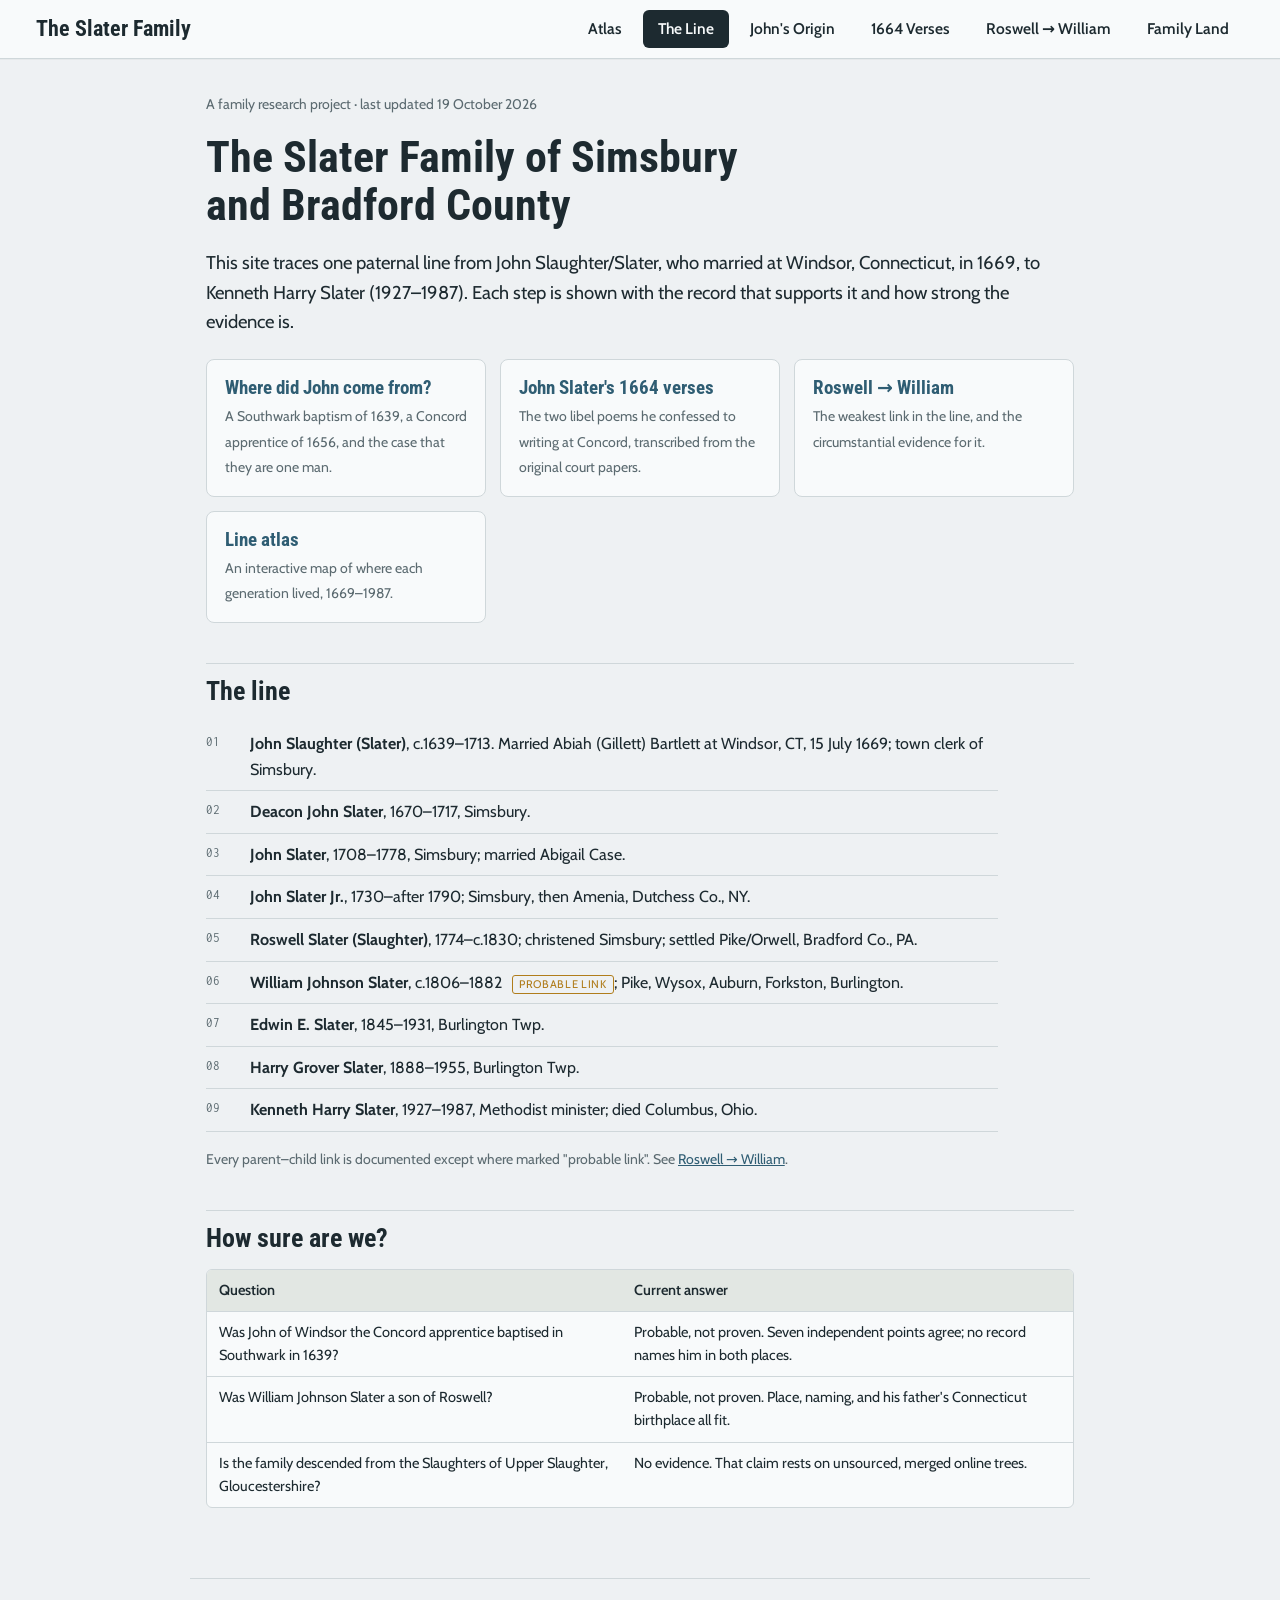
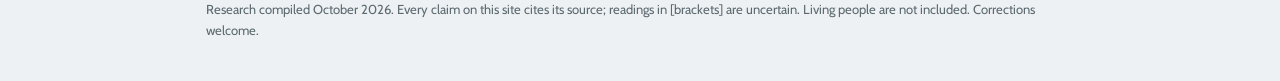
<file: line.html>
<!doctype html>
<html lang="en"><head><meta charset="utf-8"><meta name="viewport" content="width=device-width,initial-scale=1">
<title>Slater Family History</title><meta name="description" content="A sourced paternal line from John Slater of Simsbury (1669) to the twentieth century.">
<link rel="preconnect" href="https://fonts.googleapis.com"><link rel="stylesheet" href="https://fonts.googleapis.com/css2?family=Roboto+Condensed:wght@700&family=Cabin:ital,wght@0,400;0,700;1,400&family=Inconsolata:wght@400;500&display=swap">
<link rel="stylesheet" href="style.css"></head><body>
<div class="topbar" role="banner"><div class="in"><a class="brand" href="index.html">The Slater Family</a><nav aria-label="Site"><ul><li><a class="tab" href="index.html">Atlas</a></li><li><a class="tab" href="line.html" aria-current="page">The Line</a></li><li><a class="tab" href="origin.html">John's Origin</a></li><li><a class="tab" href="verses.html">1664 Verses</a></li><li><a class="tab" href="roswell.html">Roswell → William</a></li><li><a class="tab" href="family-land.html">Family Land</a></li></ul></nav></div></div>
<main>
<p class="byline">A family research project · last updated 19 October 2026</p>
<h1>The Slater Family of Simsbury and Bradford County</h1>
<p class="lead">This site traces one paternal line from John Slaughter/Slater, who married at Windsor, Connecticut, in 1669, to Kenneth Harry Slater (1927–1987). Each step is shown with the record that supports it and how strong the evidence is.</p>

<div class="cards">
<a class="card" href="origin.html"><b>Where did John come from?</b><span>A Southwark baptism of 1639, a Concord apprentice of 1656, and the case that they are one man.</span></a>
<a class="card" href="verses.html"><b>John Slater's 1664 verses</b><span>The two libel poems he confessed to writing at Concord, transcribed from the original court papers.</span></a>
<a class="card" href="roswell.html"><b>Roswell → William</b><span>The weakest link in the line, and the circumstantial evidence for it.</span></a>
<a class="card" href="index.html"><b>Line atlas</b><span>An interactive map of where each generation lived, 1669–1987.</span></a>
</div>

<h2>The line</h2>
<ol class="line">
<li><b>John Slaughter (Slater)</b>, c.1639–1713. Married Abiah (Gillett) Bartlett at Windsor, CT, 15 July 1669; town clerk of Simsbury.</li>
<li><b>Deacon John Slater</b>, 1670–1717, Simsbury.</li>
<li><b>John Slater</b>, 1708–1778, Simsbury; married Abigail Case.</li>
<li><b>John Slater Jr.</b>, 1730–after 1790; Simsbury, then Amenia, Dutchess Co., NY.</li>
<li><b>Roswell Slater (Slaughter)</b>, 1774–c.1830; christened Simsbury; settled Pike/Orwell, Bradford Co., PA.</li>
<li><b>William Johnson Slater</b>, c.1806–1882 <span class="p">probable link</span>; Pike, Wysox, Auburn, Forkston, Burlington.</li>
<li><b>Edwin E. Slater</b>, 1845–1931, Burlington Twp.</li>
<li><b>Harry Grover Slater</b>, 1888–1955, Burlington Twp.</li>
<li><b>Kenneth Harry Slater</b>, 1927–1987, Methodist minister; died Columbus, Ohio.</li>
</ol>
<p class="note">Every parent–child link is documented except where marked "probable link". See <a href="roswell.html">Roswell → William</a>.</p>

<h2>How sure are we?</h2>
<div class="tablewrap"><table>
<tr><th>Question</th><th>Current answer</th></tr>
<tr><td>Was John of Windsor the Concord apprentice baptised in Southwark in 1639?</td><td>Probable, not proven. Seven independent points agree; no record names him in both places.</td></tr>
<tr><td>Was William Johnson Slater a son of Roswell?</td><td>Probable, not proven. Place, naming, and his father's Connecticut birthplace all fit.</td></tr>
<tr><td>Is the family descended from the Slaughters of Upper Slaughter, Gloucestershire?</td><td>No evidence. That claim rests on unsourced, merged online trees.</td></tr>
</table></div>

</main>
<footer>Research compiled October 2026. Every claim on this site cites its source; readings in [brackets] are uncertain. Living people are not included. Corrections welcome.</footer>
</body></html>
</file>
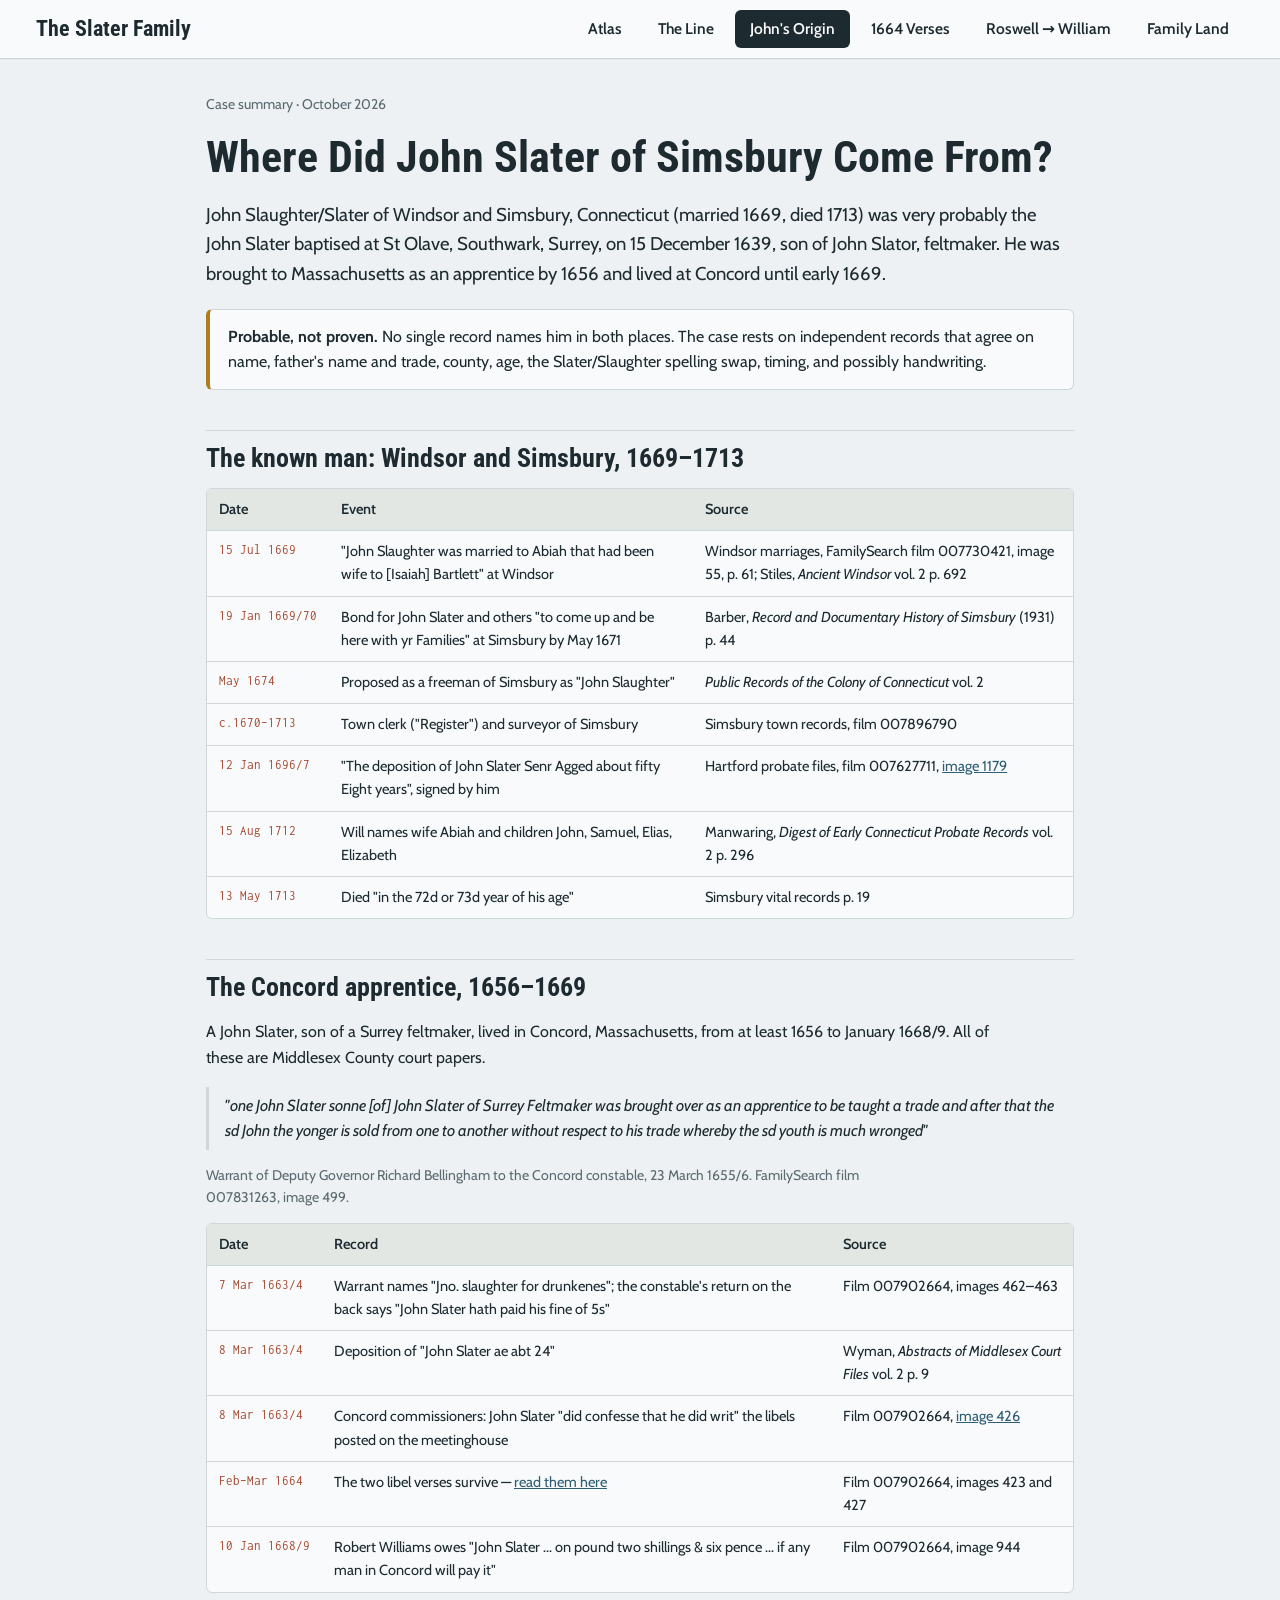
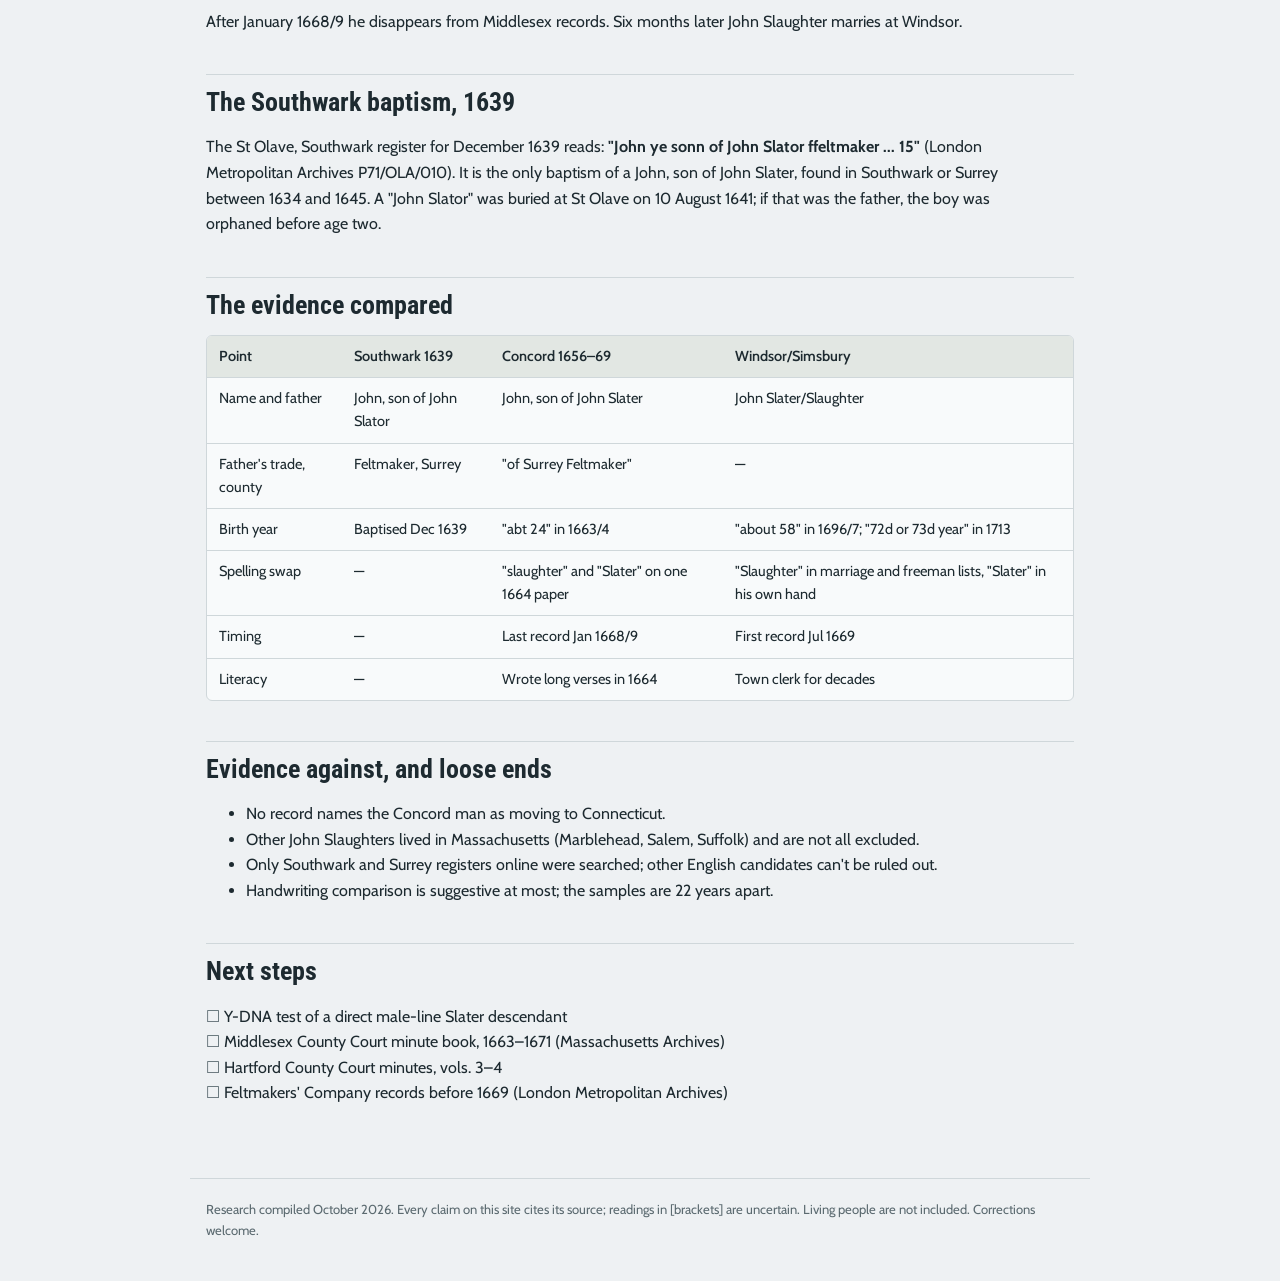
<file: origin.html>
<!doctype html>
<html lang="en"><head><meta charset="utf-8"><meta name="viewport" content="width=device-width,initial-scale=1">
<title>John Slater's Origin</title><meta name="description" content="The evidence that John Slater of Simsbury was the Concord apprentice baptised in Southwark in 1639.">
<link rel="preconnect" href="https://fonts.googleapis.com"><link rel="stylesheet" href="https://fonts.googleapis.com/css2?family=Roboto+Condensed:wght@700&family=Cabin:ital,wght@0,400;0,700;1,400&family=Inconsolata:wght@400;500&display=swap">
<link rel="stylesheet" href="style.css"></head><body>
<div class="topbar" role="banner"><div class="in"><a class="brand" href="index.html">The Slater Family</a><nav aria-label="Site"><ul><li><a class="tab" href="index.html">Atlas</a></li><li><a class="tab" href="line.html">The Line</a></li><li><a class="tab" href="origin.html" aria-current="page">John's Origin</a></li><li><a class="tab" href="verses.html">1664 Verses</a></li><li><a class="tab" href="roswell.html">Roswell → William</a></li><li><a class="tab" href="family-land.html">Family Land</a></li></ul></nav></div></div>
<main>
<p class="byline">Case summary · October 2026</p>
<h1>Where Did John Slater of Simsbury Come From?</h1>
<p class="lead">John Slaughter/Slater of Windsor and Simsbury, Connecticut (married 1669, died 1713) was very probably the John Slater baptised at St Olave, Southwark, Surrey, on 15 December 1639, son of John Slator, feltmaker. He was brought to Massachusetts as an apprentice by 1656 and lived at Concord until early 1669.</p>
<div class="verdict"><b>Probable, not proven.</b> No single record names him in both places. The case rests on independent records that agree on name, father's name and trade, county, age, the Slater/Slaughter spelling swap, timing, and possibly handwriting.</div>

<h2>The known man: Windsor and Simsbury, 1669–1713</h2>
<div class="tablewrap"><table>
<tr><th>Date</th><th>Event</th><th>Source</th></tr>
<tr><td class="y">15 Jul 1669</td><td>"John Slaughter was married to Abiah that had been wife to [Isaiah] Bartlett" at Windsor</td><td>Windsor marriages, FamilySearch film 007730421, image 55, p. 61; Stiles, <i>Ancient Windsor</i> vol. 2 p. 692</td></tr>
<tr><td class="y">19 Jan 1669/70</td><td>Bond for John Slater and others "to come up and be here with yr Families" at Simsbury by May 1671</td><td>Barber, <i>Record and Documentary History of Simsbury</i> (1931) p. 44</td></tr>
<tr><td class="y">May 1674</td><td>Proposed as a freeman of Simsbury as "John Slaughter"</td><td><i>Public Records of the Colony of Connecticut</i> vol. 2</td></tr>
<tr><td class="y">c.1670–1713</td><td>Town clerk ("Register") and surveyor of Simsbury</td><td>Simsbury town records, film 007896790</td></tr>
<tr><td class="y">12 Jan 1696/7</td><td>"The deposition of John Slater Senr Agged about fifty Eight years", signed by him</td><td>Hartford probate files, film 007627711, <a href="https://www.familysearch.org/ark:/61903/3:1:3QS7-L92L-FWQ2">image 1179</a></td></tr>
<tr><td class="y">15 Aug 1712</td><td>Will names wife Abiah and children John, Samuel, Elias, Elizabeth</td><td>Manwaring, <i>Digest of Early Connecticut Probate Records</i> vol. 2 p. 296</td></tr>
<tr><td class="y">13 May 1713</td><td>Died "in the 72d or 73d year of his age"</td><td>Simsbury vital records p. 19</td></tr>
</table></div>

<h2>The Concord apprentice, 1656–1669</h2>
<p>A John Slater, son of a Surrey feltmaker, lived in Concord, Massachusetts, from at least 1656 to January 1668/9. All of these are Middlesex County court papers.</p>
<blockquote>"one John Slater sonne [of] John Slater of Surrey Feltmaker was brought over as an apprentice to be taught a trade and after that the sd John the yonger is sold from one to another without respect to his trade whereby the sd youth is much wronged"</blockquote>
<p class="note">Warrant of Deputy Governor Richard Bellingham to the Concord constable, 23 March 1655/6. FamilySearch film 007831263, image 499.</p>
<div class="tablewrap"><table>
<tr><th>Date</th><th>Record</th><th>Source</th></tr>
<tr><td class="y">7 Mar 1663/4</td><td>Warrant names "Jno. slaughter for drunkenes"; the constable's return on the back says "John Slater hath paid his fine of 5s"</td><td>Film 007902664, images 462–463</td></tr>
<tr><td class="y">8 Mar 1663/4</td><td>Deposition of "John Slater ae abt 24"</td><td>Wyman, <i>Abstracts of Middlesex Court Files</i> vol. 2 p. 9</td></tr>
<tr><td class="y">8 Mar 1663/4</td><td>Concord commissioners: John Slater "did confesse that he did writ" the libels posted on the meetinghouse</td><td>Film 007902664, <a href="https://www.familysearch.org/ark:/61903/3:1:3Q9M-CS41-K936-N">image 426</a></td></tr>
<tr><td class="y">Feb–Mar 1664</td><td>The two libel verses survive — <a href="verses.html">read them here</a></td><td>Film 007902664, images 423 and 427</td></tr>
<tr><td class="y">10 Jan 1668/9</td><td>Robert Williams owes "John Slater ... on pound two shillings &amp; six pence ... if any man in Concord will pay it"</td><td>Film 007902664, image 944</td></tr>
</table></div>
<p>After January 1668/9 he disappears from Middlesex records. Six months later John Slaughter marries at Windsor.</p>

<h2>The Southwark baptism, 1639</h2>
<p>The St Olave, Southwark register for December 1639 reads: <b>"John ye sonn of John Slator ffeltmaker ... 15"</b> (London Metropolitan Archives P71/OLA/010). It is the only baptism of a John, son of John Slater, found in Southwark or Surrey between 1634 and 1645. A "John Slator" was buried at St Olave on 10 August 1641; if that was the father, the boy was orphaned before age two.</p>

<h2>The evidence compared</h2>
<div class="tablewrap"><table>
<tr><th>Point</th><th>Southwark 1639</th><th>Concord 1656–69</th><th>Windsor/Simsbury</th></tr>
<tr><td>Name and father</td><td>John, son of John Slator</td><td>John, son of John Slater</td><td>John Slater/Slaughter</td></tr>
<tr><td>Father's trade, county</td><td>Feltmaker, Surrey</td><td>"of Surrey Feltmaker"</td><td>—</td></tr>
<tr><td>Birth year</td><td>Baptised Dec 1639</td><td>"abt 24" in 1663/4</td><td>"about 58" in 1696/7; "72d or 73d year" in 1713</td></tr>
<tr><td>Spelling swap</td><td>—</td><td>"slaughter" and "Slater" on one 1664 paper</td><td>"Slaughter" in marriage and freeman lists, "Slater" in his own hand</td></tr>
<tr><td>Timing</td><td>—</td><td>Last record Jan 1668/9</td><td>First record Jul 1669</td></tr>
<tr><td>Literacy</td><td>—</td><td>Wrote long verses in 1664</td><td>Town clerk for decades</td></tr>
</table></div>

<h2>Evidence against, and loose ends</h2>
<ul>
<li>No record names the Concord man as moving to Connecticut.</li>
<li>Other John Slaughters lived in Massachusetts (Marblehead, Salem, Suffolk) and are not all excluded.</li>
<li>Only Southwark and Surrey registers online were searched; other English candidates can't be ruled out.</li>
<li>Handwriting comparison is suggestive at most; the samples are 22 years apart.</li>
</ul>

<h2>Next steps</h2>
<ul class="check">
<li>Y-DNA test of a direct male-line Slater descendant</li>
<li>Middlesex County Court minute book, 1663–1671 (Massachusetts Archives)</li>
<li>Hartford County Court minutes, vols. 3–4</li>
<li>Feltmakers' Company records before 1669 (London Metropolitan Archives)</li>
</ul>

</main>
<footer>Research compiled October 2026. Every claim on this site cites its source; readings in [brackets] are uncertain. Living people are not included. Corrections welcome.</footer>
</body></html>
</file>
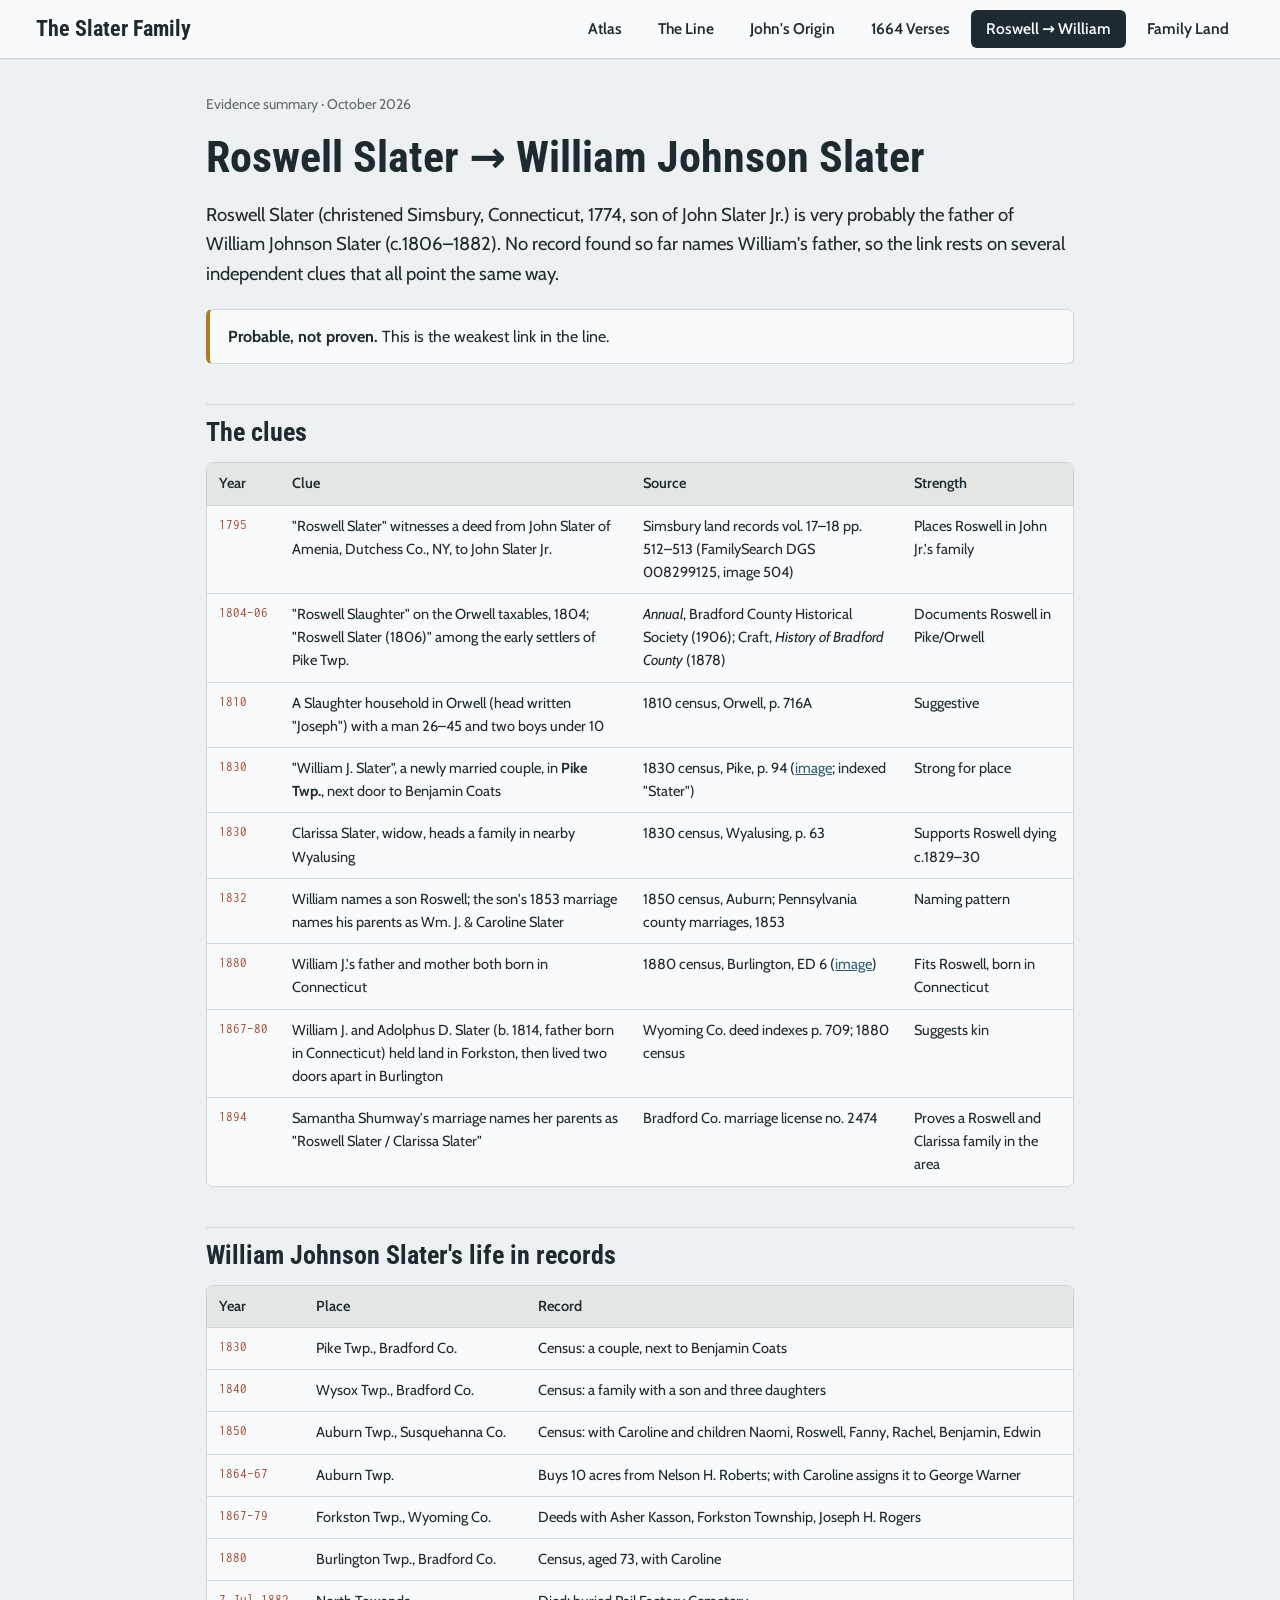
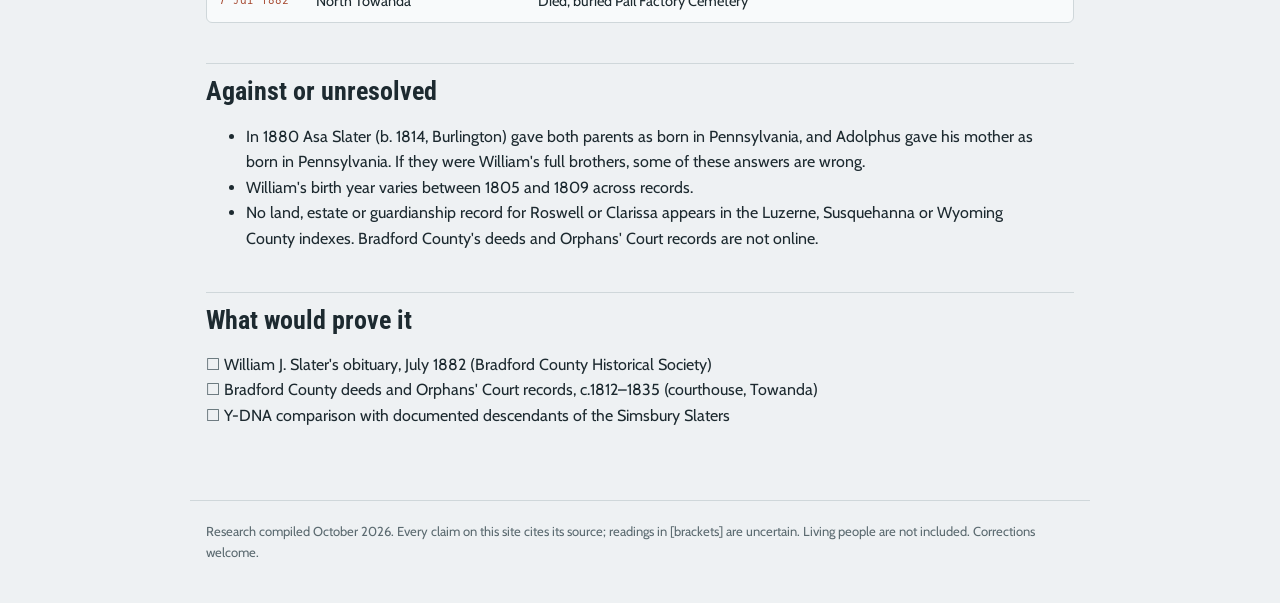
<file: roswell.html>
<!doctype html>
<html lang="en"><head><meta charset="utf-8"><meta name="viewport" content="width=device-width,initial-scale=1">
<title>Roswell → William Slater</title><meta name="description" content="The evidence that William Johnson Slater (c.1806–1882) was a son of Roswell Slater.">
<link rel="preconnect" href="https://fonts.googleapis.com"><link rel="stylesheet" href="https://fonts.googleapis.com/css2?family=Roboto+Condensed:wght@700&family=Cabin:ital,wght@0,400;0,700;1,400&family=Inconsolata:wght@400;500&display=swap">
<link rel="stylesheet" href="style.css"></head><body>
<div class="topbar" role="banner"><div class="in"><a class="brand" href="index.html">The Slater Family</a><nav aria-label="Site"><ul><li><a class="tab" href="index.html">Atlas</a></li><li><a class="tab" href="line.html">The Line</a></li><li><a class="tab" href="origin.html">John's Origin</a></li><li><a class="tab" href="verses.html">1664 Verses</a></li><li><a class="tab" href="roswell.html" aria-current="page">Roswell → William</a></li><li><a class="tab" href="family-land.html">Family Land</a></li></ul></nav></div></div>
<main>
<p class="byline">Evidence summary · October 2026</p>
<h1>Roswell Slater → William Johnson Slater</h1>
<p class="lead">Roswell Slater (christened Simsbury, Connecticut, 1774, son of John Slater Jr.) is very probably the father of William Johnson Slater (c.1806–1882). No record found so far names William's father, so the link rests on several independent clues that all point the same way.</p>
<div class="verdict"><b>Probable, not proven.</b> This is the weakest link in the line.</div>

<h2>The clues</h2>
<div class="tablewrap"><table>
<tr><th>Year</th><th>Clue</th><th>Source</th><th>Strength</th></tr>
<tr><td class="y">1795</td><td>"Roswell Slater" witnesses a deed from John Slater of Amenia, Dutchess Co., NY, to John Slater Jr.</td><td>Simsbury land records vol. 17–18 pp. 512–513 (FamilySearch DGS 008299125, image 504)</td><td>Places Roswell in John Jr.'s family</td></tr>
<tr><td class="y">1804–06</td><td>"Roswell Slaughter" on the Orwell taxables, 1804; "Roswell Slater (1806)" among the early settlers of Pike Twp.</td><td><i>Annual</i>, Bradford County Historical Society (1906); Craft, <i>History of Bradford County</i> (1878)</td><td>Documents Roswell in Pike/Orwell</td></tr>
<tr><td class="y">1810</td><td>A Slaughter household in Orwell (head written "Joseph") with a man 26–45 and two boys under 10</td><td>1810 census, Orwell, p. 716A</td><td>Suggestive</td></tr>
<tr><td class="y">1830</td><td>"William J. Slater", a newly married couple, in <b>Pike Twp.</b>, next door to Benjamin Coats</td><td>1830 census, Pike, p. 94 (<a href="https://www.familysearch.org/ark:/61903/3:1:33SQ-GYBQ-H5">image</a>; indexed "Stater")</td><td>Strong for place</td></tr>
<tr><td class="y">1830</td><td>Clarissa Slater, widow, heads a family in nearby Wyalusing</td><td>1830 census, Wyalusing, p. 63</td><td>Supports Roswell dying c.1829–30</td></tr>
<tr><td class="y">1832</td><td>William names a son Roswell; the son's 1853 marriage names his parents as Wm. J. &amp; Caroline Slater</td><td>1850 census, Auburn; Pennsylvania county marriages, 1853</td><td>Naming pattern</td></tr>
<tr><td class="y">1880</td><td>William J.'s father and mother both born in Connecticut</td><td>1880 census, Burlington, ED 6 (<a href="https://www.familysearch.org/ark:/61903/3:1:33S7-9YBK-9FC8">image</a>)</td><td>Fits Roswell, born in Connecticut</td></tr>
<tr><td class="y">1867–80</td><td>William J. and Adolphus D. Slater (b. 1814, father born in Connecticut) held land in Forkston, then lived two doors apart in Burlington</td><td>Wyoming Co. deed indexes p. 709; 1880 census</td><td>Suggests kin</td></tr>
<tr><td class="y">1894</td><td>Samantha Shumway's marriage names her parents as "Roswell Slater / Clarissa Slater"</td><td>Bradford Co. marriage license no. 2474</td><td>Proves a Roswell and Clarissa family in the area</td></tr>
</table></div>

<h2>William Johnson Slater's life in records</h2>
<div class="tablewrap"><table>
<tr><th>Year</th><th>Place</th><th>Record</th></tr>
<tr><td class="y">1830</td><td>Pike Twp., Bradford Co.</td><td>Census: a couple, next to Benjamin Coats</td></tr>
<tr><td class="y">1840</td><td>Wysox Twp., Bradford Co.</td><td>Census: a family with a son and three daughters</td></tr>
<tr><td class="y">1850</td><td>Auburn Twp., Susquehanna Co.</td><td>Census: with Caroline and children Naomi, Roswell, Fanny, Rachel, Benjamin, Edwin</td></tr>
<tr><td class="y">1864–67</td><td>Auburn Twp.</td><td>Buys 10 acres from Nelson H. Roberts; with Caroline assigns it to George Warner</td></tr>
<tr><td class="y">1867–79</td><td>Forkston Twp., Wyoming Co.</td><td>Deeds with Asher Kasson, Forkston Township, Joseph H. Rogers</td></tr>
<tr><td class="y">1880</td><td>Burlington Twp., Bradford Co.</td><td>Census, aged 73, with Caroline</td></tr>
<tr><td class="y">7 Jul 1882</td><td>North Towanda</td><td>Died; buried Pail Factory Cemetery</td></tr>
</table></div>

<h2>Against or unresolved</h2>
<ul>
<li>In 1880 Asa Slater (b. 1814, Burlington) gave both parents as born in Pennsylvania, and Adolphus gave his mother as born in Pennsylvania. If they were William's full brothers, some of these answers are wrong.</li>
<li>William's birth year varies between 1805 and 1809 across records.</li>
<li>No land, estate or guardianship record for Roswell or Clarissa appears in the Luzerne, Susquehanna or Wyoming County indexes. Bradford County's deeds and Orphans' Court records are not online.</li>
</ul>

<h2>What would prove it</h2>
<ul class="check">
<li>William J. Slater's obituary, July 1882 (Bradford County Historical Society)</li>
<li>Bradford County deeds and Orphans' Court records, c.1812–1835 (courthouse, Towanda)</li>
<li>Y-DNA comparison with documented descendants of the Simsbury Slaters</li>
</ul>

</main>
<footer>Research compiled October 2026. Every claim on this site cites its source; readings in [brackets] are uncertain. Living people are not included. Corrections welcome.</footer>
</body></html>
</file>
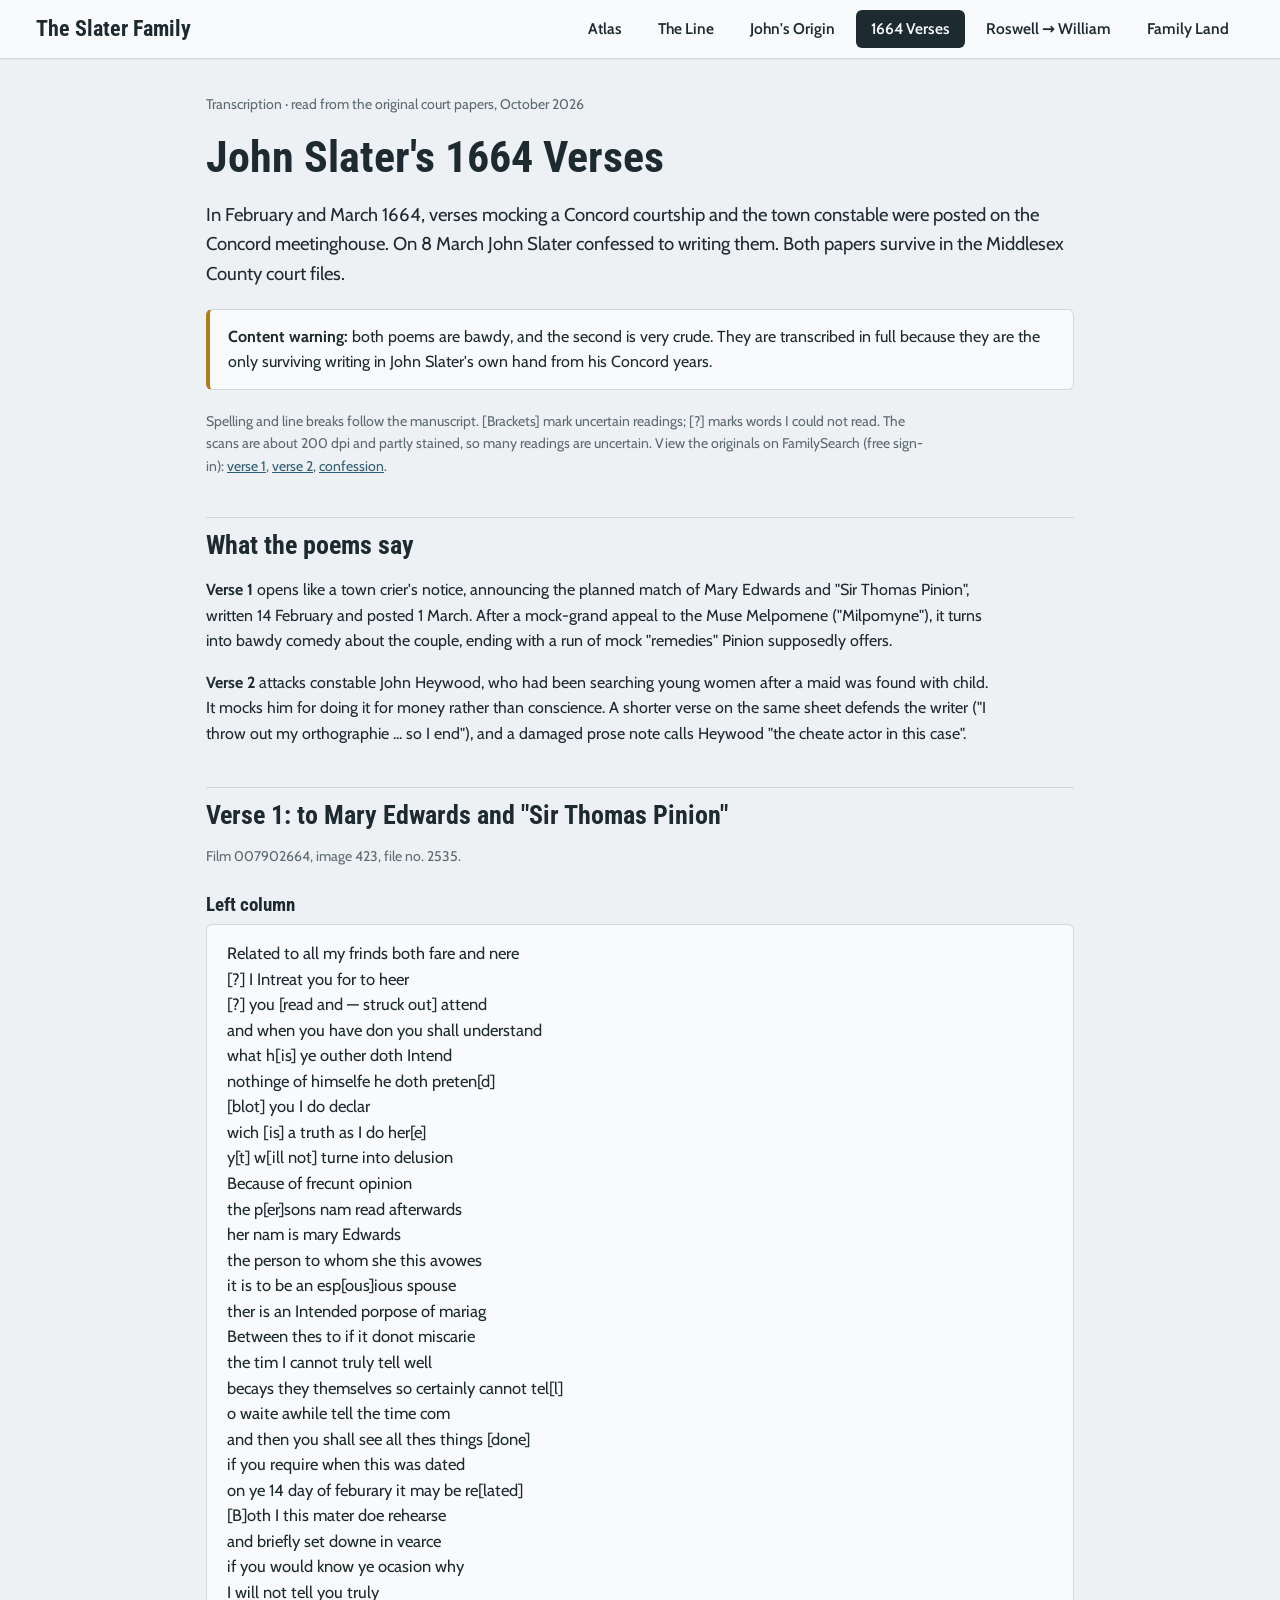
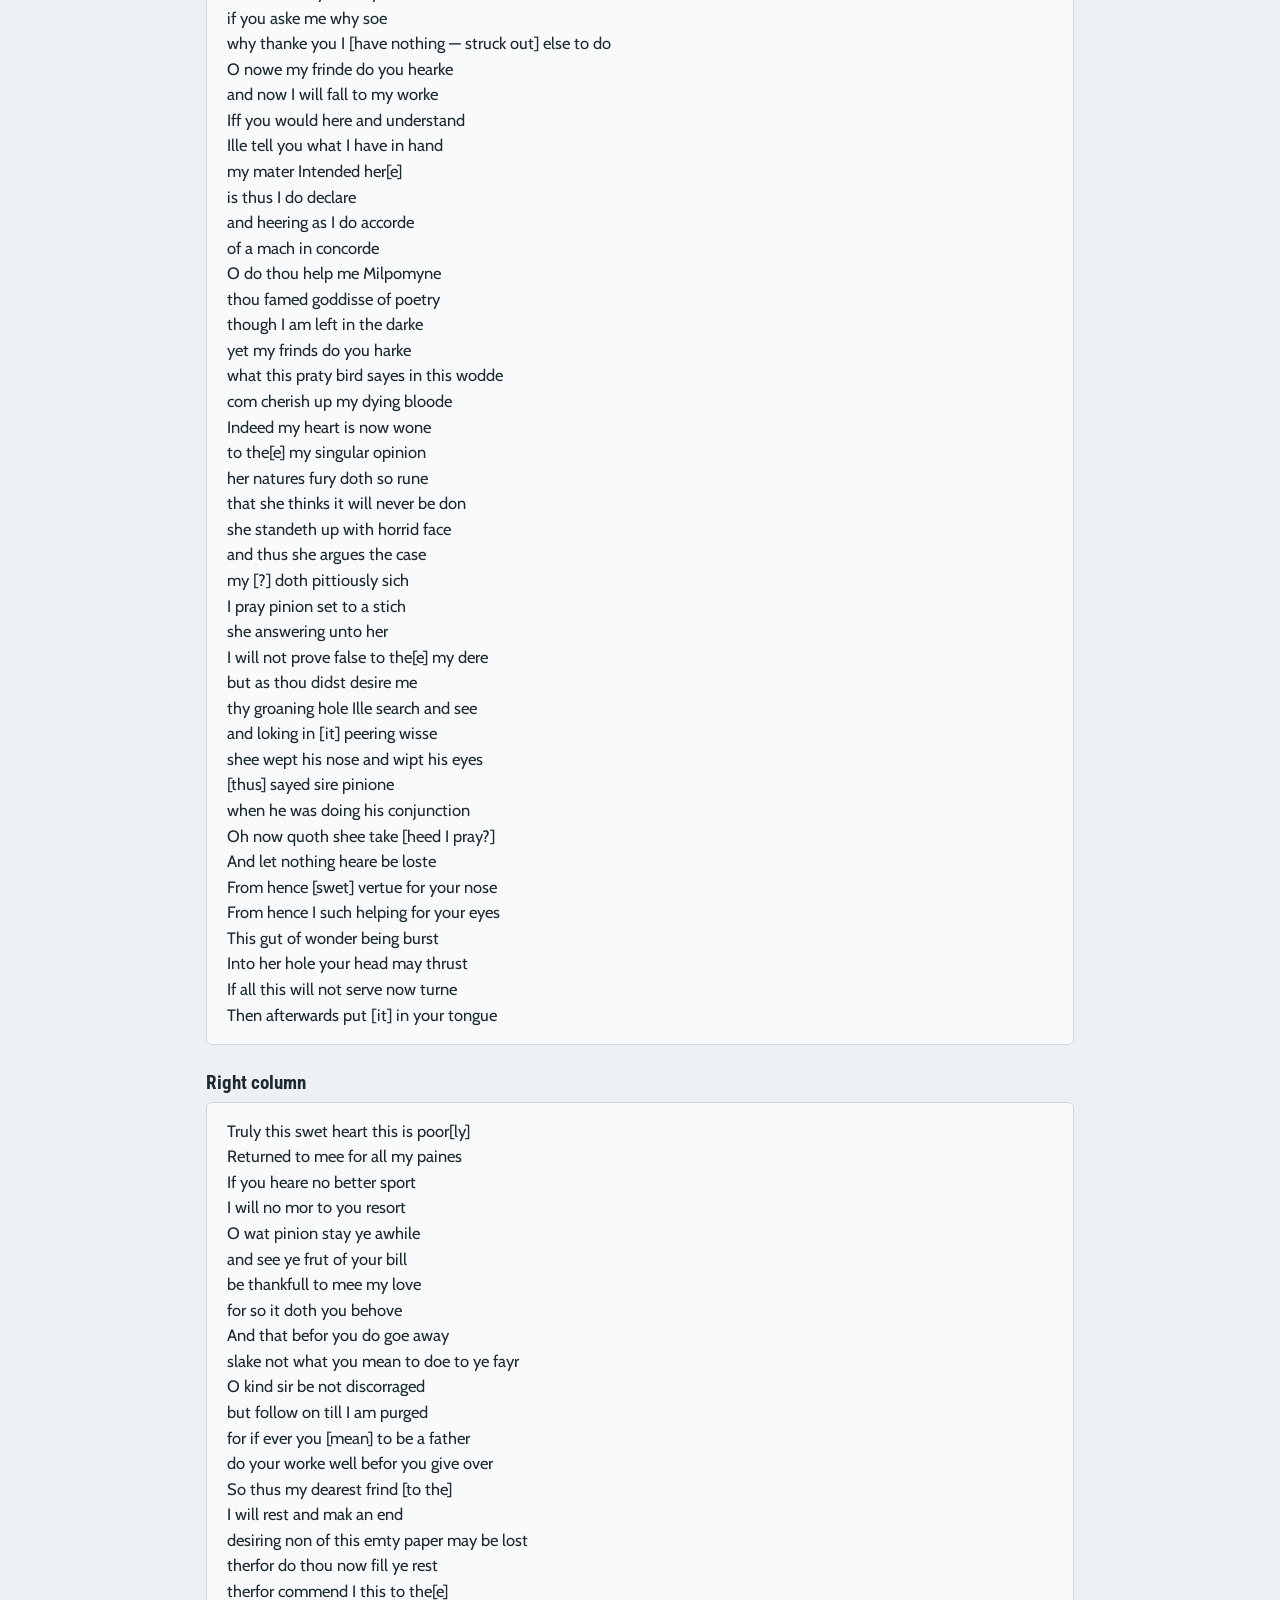
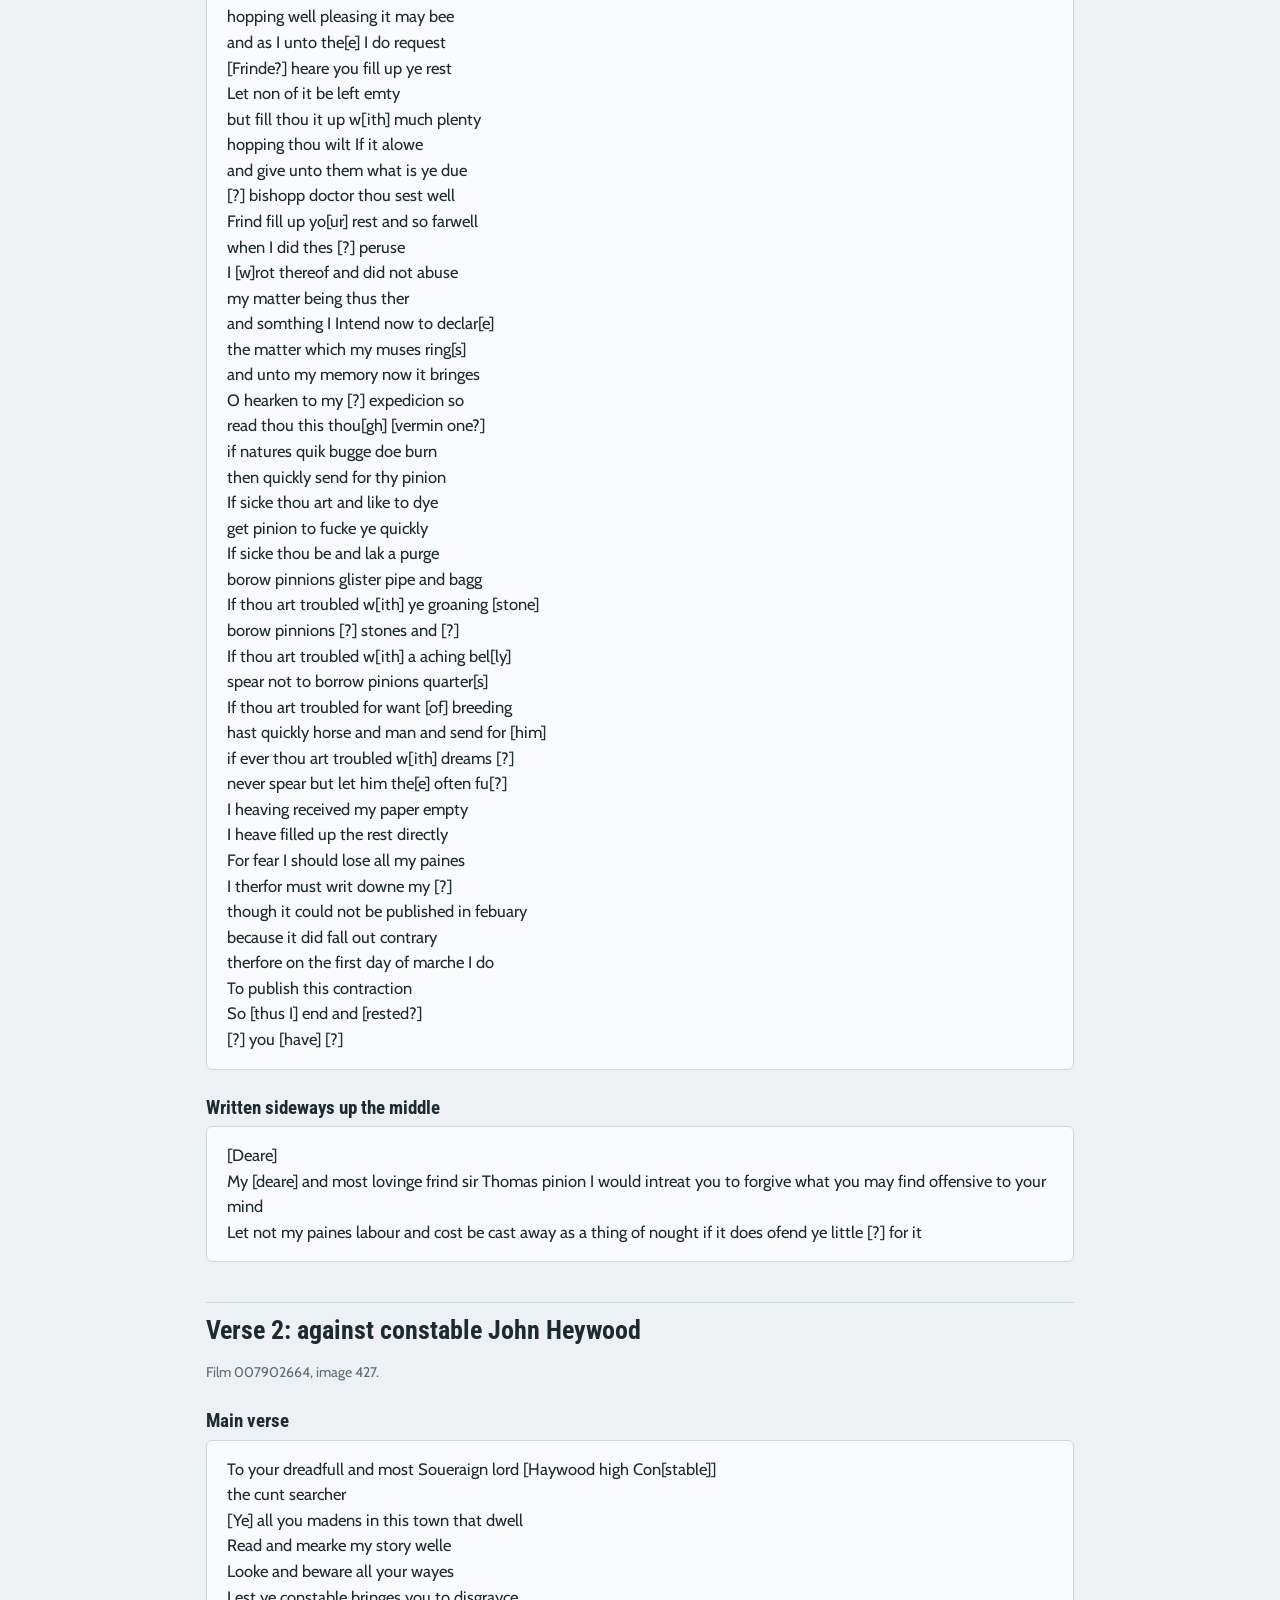
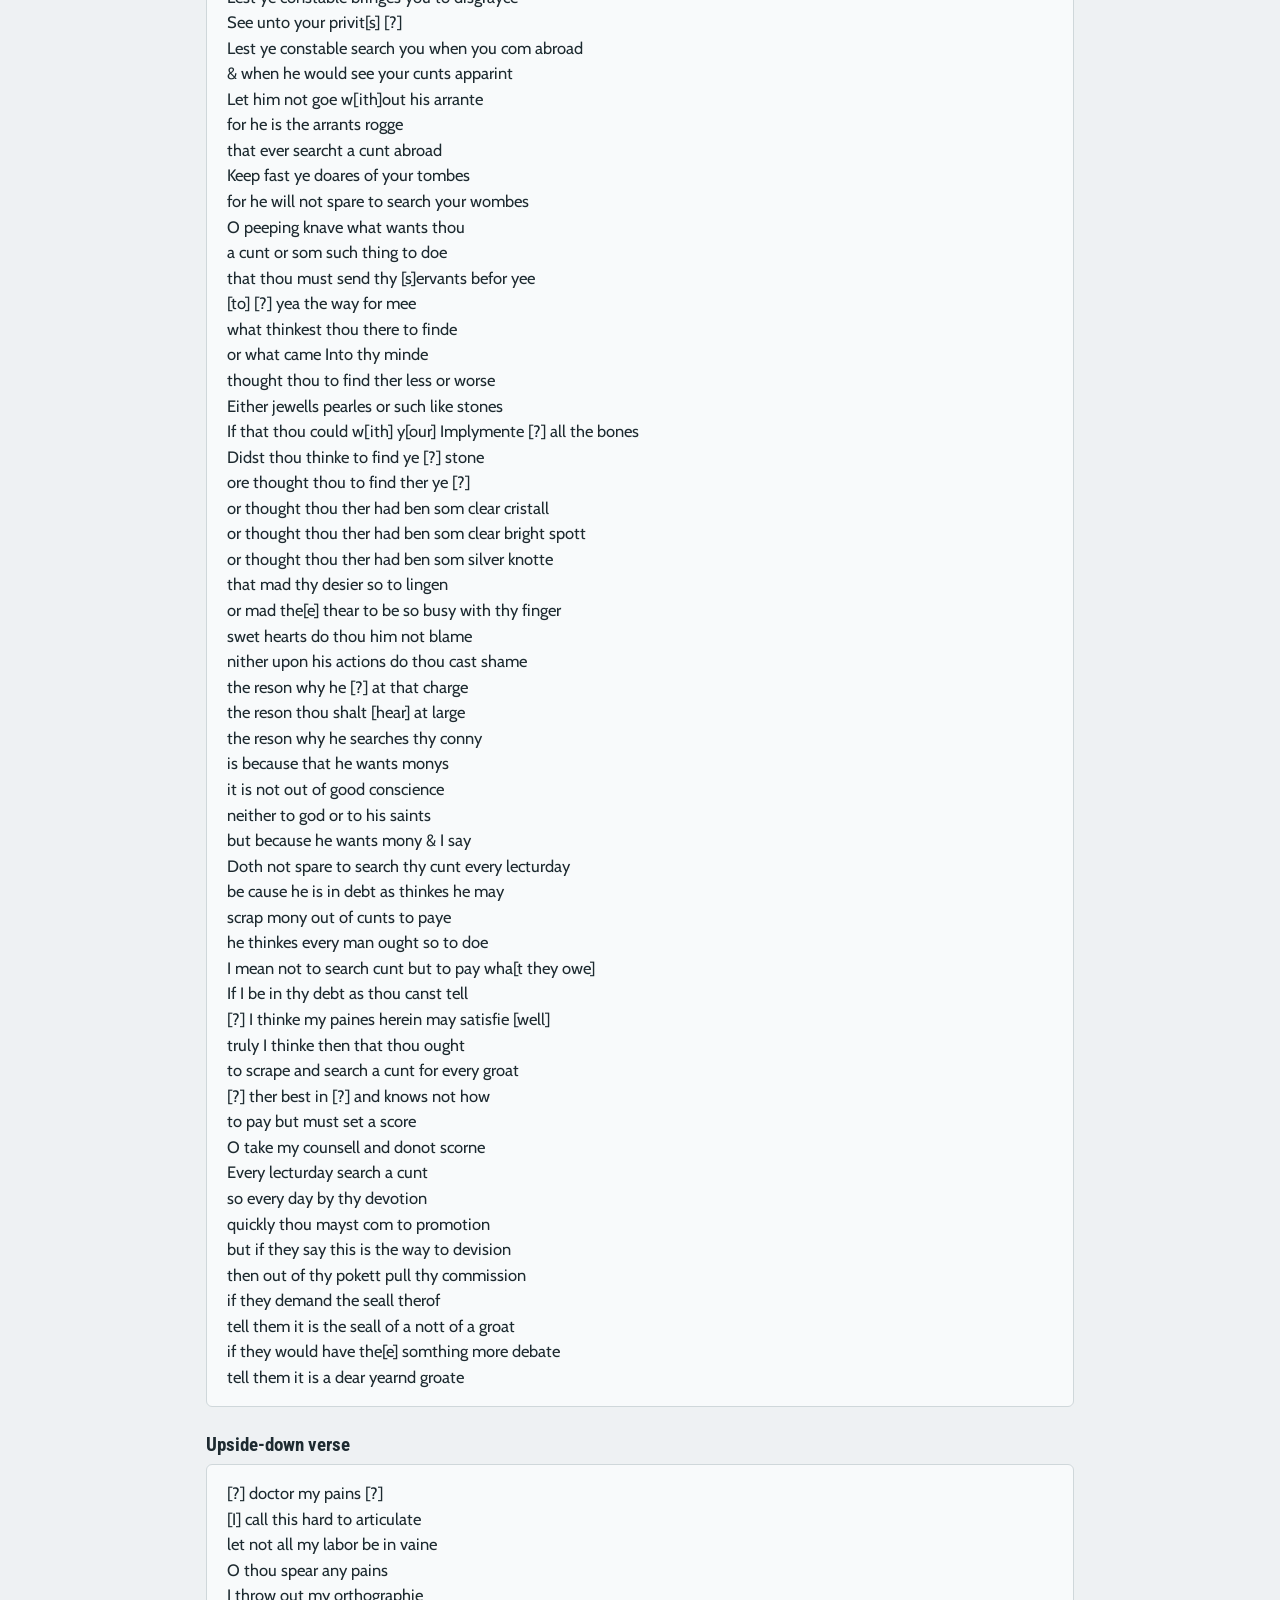
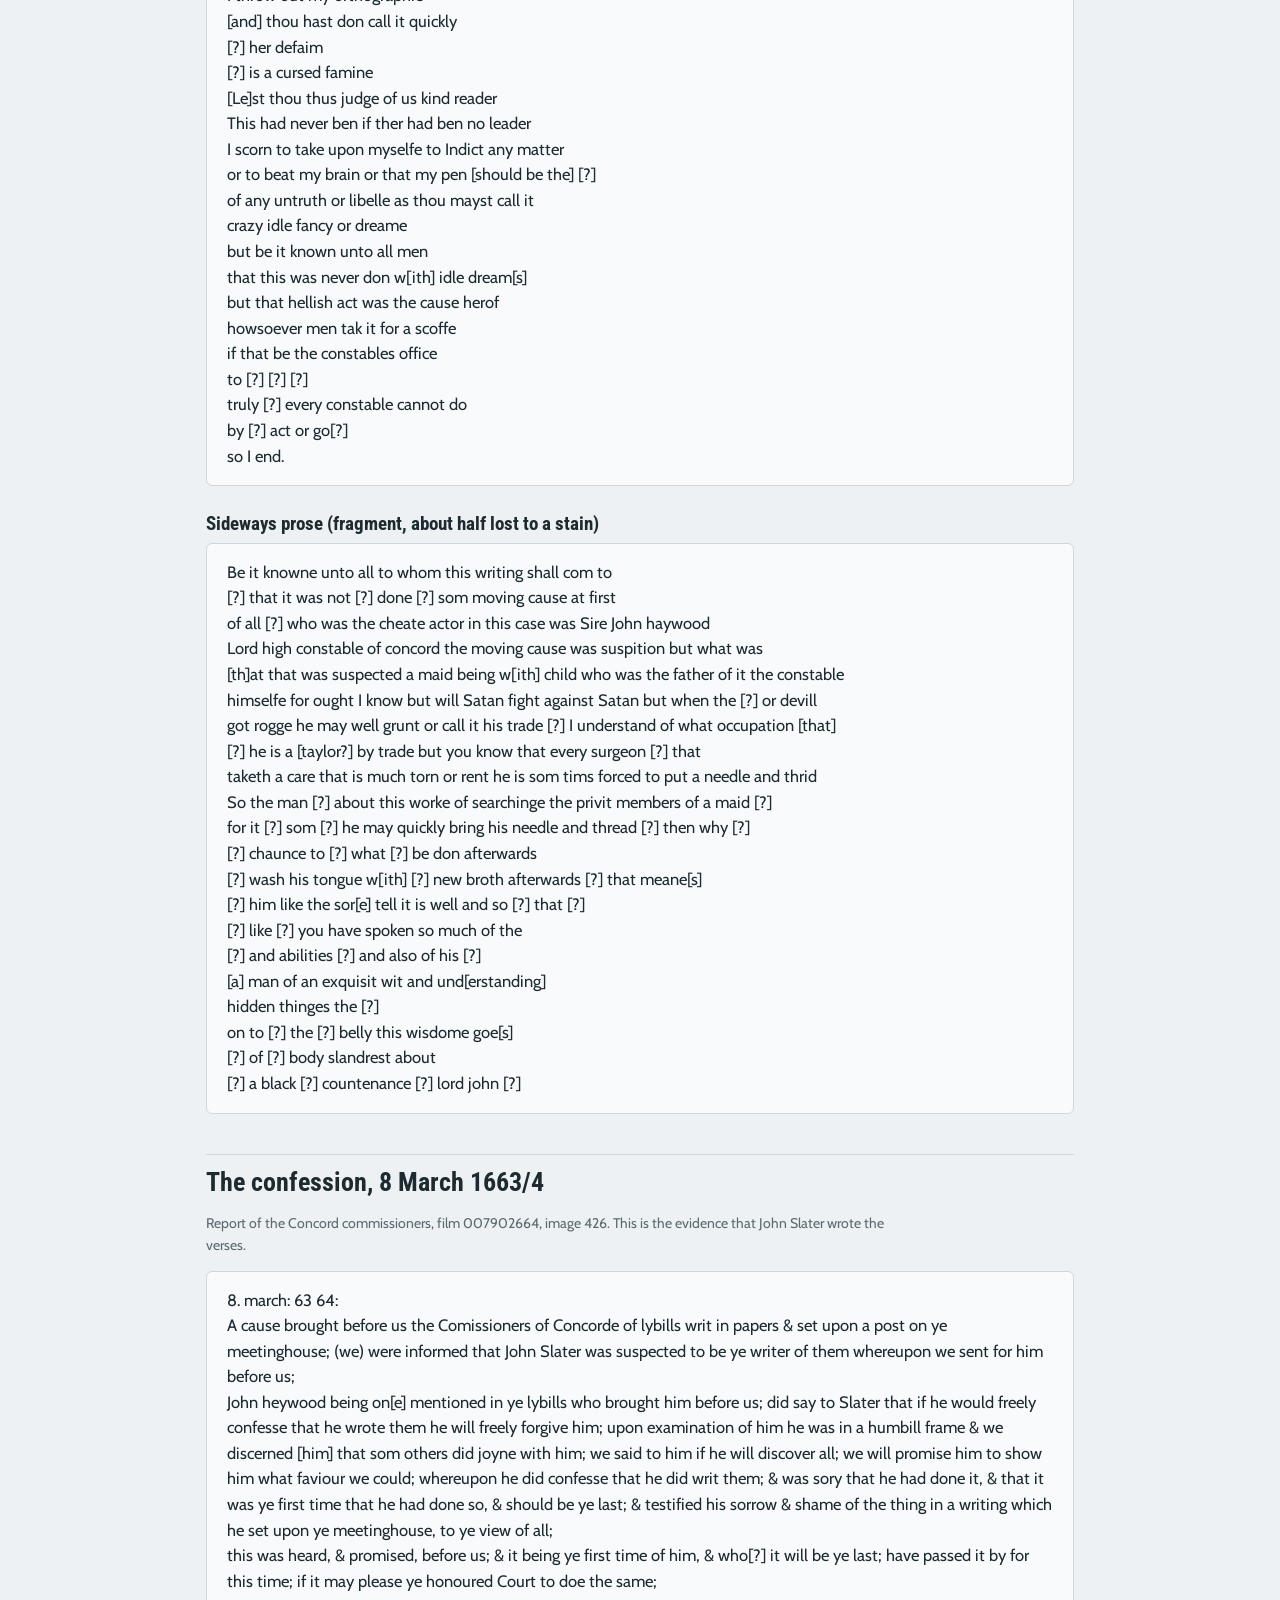
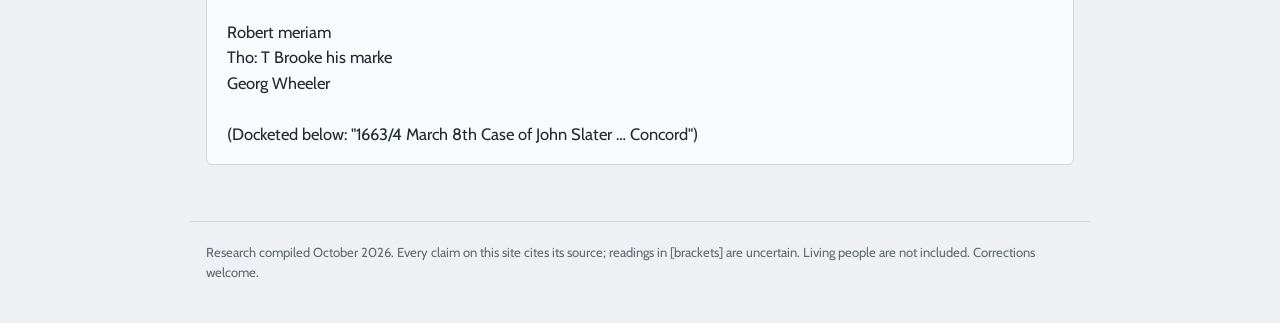
<file: verses.html>
<!doctype html>
<html lang="en"><head><meta charset="utf-8"><meta name="viewport" content="width=device-width,initial-scale=1">
<title>John Slater's 1664 Verses</title><meta name="description" content="Full transcription of the 1664 Concord libel verses John Slater confessed to writing.">
<link rel="preconnect" href="https://fonts.googleapis.com"><link rel="stylesheet" href="https://fonts.googleapis.com/css2?family=Roboto+Condensed:wght@700&family=Cabin:ital,wght@0,400;0,700;1,400&family=Inconsolata:wght@400;500&display=swap">
<link rel="stylesheet" href="style.css"></head><body>
<div class="topbar" role="banner"><div class="in"><a class="brand" href="index.html">The Slater Family</a><nav aria-label="Site"><ul><li><a class="tab" href="index.html">Atlas</a></li><li><a class="tab" href="line.html">The Line</a></li><li><a class="tab" href="origin.html">John's Origin</a></li><li><a class="tab" href="verses.html" aria-current="page">1664 Verses</a></li><li><a class="tab" href="roswell.html">Roswell → William</a></li><li><a class="tab" href="family-land.html">Family Land</a></li></ul></nav></div></div>
<main>
<p class="byline">Transcription · read from the original court papers, October 2026</p>
<h1>John Slater's 1664 Verses</h1>
<p class="lead">In February and March 1664, verses mocking a Concord courtship and the town constable were posted on the Concord meetinghouse. On 8 March John Slater confessed to writing them. Both papers survive in the Middlesex County court files.</p>
<div class="verdict"><b>Content warning:</b> both poems are bawdy, and the second is very crude. They are transcribed in full because they are the only surviving writing in John Slater's own hand from his Concord years.</div>
<p class="note">Spelling and line breaks follow the manuscript. [Brackets] mark uncertain readings; [?] marks words I could not read. The scans are about 200 dpi and partly stained, so many readings are uncertain. View the originals on FamilySearch (free sign-in): <a href="https://www.familysearch.org/ark:/61903/3:1:3Q9M-CS41-K93D-4">verse 1</a>, <a href="https://www.familysearch.org/ark:/61903/3:1:3Q9M-CS41-K9Q7-F">verse 2</a>, <a href="https://www.familysearch.org/ark:/61903/3:1:3Q9M-CS41-K936-N">confession</a>.</p>

<h2>What the poems say</h2>
<p><b>Verse 1</b> opens like a town crier's notice, announcing the planned match of Mary Edwards and "Sir Thomas Pinion", written 14 February and posted 1 March. After a mock-grand appeal to the Muse Melpomene ("Milpomyne"), it turns into bawdy comedy about the couple, ending with a run of mock "remedies" Pinion supposedly offers.</p>
<p><b>Verse 2</b> attacks constable John Heywood, who had been searching young women after a maid was found with child. It mocks him for doing it for money rather than conscience. A shorter verse on the same sheet defends the writer ("I throw out my orthographie ... so I end"), and a damaged prose note calls Heywood "the cheate actor in this case".</p>

<h2>Verse 1: to Mary Edwards and "Sir Thomas Pinion"</h2>
<p class="note">Film 007902664, image 423, file no. 2535.</p>
<h3>Left column</h3><div class="verse">Related to all my frinds both fare and nere
[?] I Intreat you for to heer
[?] you [read and — struck out] attend
and when you have don you shall understand
what h[is] ye outher doth Intend
nothinge of himselfe he doth preten[d]
[blot] you I do declar
wich [is] a truth as I do her[e]
y[t] w[ill not] turne into delusion
Because of frecunt opinion
the p[er]sons nam read afterwards
her nam is mary Edwards
the person to whom she this avowes
it is to be an esp[ous]ious spouse
ther is an Intended porpose of mariag
Between thes to if it donot miscarie
the tim I cannot truly tell well
becays they themselves so certainly cannot tel[l]
o waite awhile tell the time com
and then you shall see all thes things [done]
if you require when this was dated
on ye 14 day of feburary it may be re[lated]
[B]oth I this mater doe rehearse
and briefly set downe in vearce
if you would know ye ocasion why
I will not tell you truly
if you aske me why soe
why thanke you I [have nothing — struck out] else to do
O nowe my frinde do you hearke
and now I will fall to my worke
Iff you would here and understand
Ille tell you what I have in hand
my mater Intended her[e]
is thus I do declare
and heering as I do accorde
of a mach in concorde
O do thou help me Milpomyne
thou famed goddisse of poetry
though I am left in the darke
yet my frinds do you harke
what this praty bird sayes in this wodde
com cherish up my dying bloode
Indeed my heart is now wone
to the[e] my singular opinion
her natures fury doth so rune
that she thinks it will never be don
she standeth up with horrid face
and thus she argues the case
my [?] doth pittiously sich
I pray pinion set to a stich
she answering unto her
I will not prove false to the[e] my dere
but as thou didst desire me
thy groaning hole Ille search and see
and loking in [it] peering wisse
shee wept his nose and wipt his eyes
[thus] sayed sire pinione
when he was doing his conjunction
Oh now quoth shee take [heed I pray?]
And let nothing heare be loste
From hence [swet] vertue for your nose
From hence I such helping for your eyes
This gut of wonder being burst
Into her hole your head may thrust
If all this will not serve now turne
Then afterwards put [it] in your tongue</div>
<h3>Right column</h3><div class="verse">Truly this swet heart this is poor[ly]
Returned to mee for all my paines
If you heare no better sport
I will no mor to you resort
O wat pinion stay ye awhile
and see ye frut of your bill
be thankfull to mee my love
for so it doth you behove
And that befor you do goe away
slake not what you mean to doe to ye fayr
O kind sir be not discorraged
but follow on till I am purged
for if ever you [mean] to be a father
do your worke well befor you give over
So thus my dearest frind [to the]
I will rest and mak an end
desiring non of this emty paper may be lost
therfor do thou now fill ye rest
therfor commend I this to the[e]
hopping well pleasing it may bee
and as I unto the[e] I do request
[Frinde?] heare you fill up ye rest
Let non of it be left emty
but fill thou it up w[ith] much plenty
hopping thou wilt If it alowe
and give unto them what is ye due
[?] bishopp doctor thou sest well
Frind fill up yo[ur] rest and so farwell
when I did thes [?] peruse
I [w]rot thereof and did not abuse
my matter being thus ther
and somthing I Intend now to declar[e]
the matter which my muses ring[s]
and unto my memory now it bringes
O hearken to my [?] expedicion so
read thou this thou[gh] [vermin one?]
if natures quik bugge doe burn
then quickly send for thy pinion
If sicke thou art and like to dye
get pinion to fucke ye quickly
If sicke thou be and lak a purge
borow pinnions glister pipe and bagg
If thou art troubled w[ith] ye groaning [stone]
borow pinnions [?] stones and [?]
If thou art troubled w[ith] a aching bel[ly]
spear not to borrow pinions quarter[s]
If thou art troubled for want [of] breeding
hast quickly horse and man and send for [him]
if ever thou art troubled w[ith] dreams [?]
never spear but let him the[e] often fu[?]
I heaving received my paper empty
I heave filled up the rest directly
For fear I should lose all my paines
I therfor must writ downe my [?]
though it could not be published in febuary
because it did fall out contrary
therfore on the first day of marche I do
To publish this contraction
So [thus I] end and [rested?]
[?] you [have] [?]</div>
<h3>Written sideways up the middle</h3><div class="verse">[Deare]
My [deare] and most lovinge frind sir Thomas pinion I would intreat you to forgive what you may find offensive to your mind
Let not my paines labour and cost be cast away as a thing of nought if it does ofend ye little [?] for it</div>

<h2>Verse 2: against constable John Heywood</h2>
<p class="note">Film 007902664, image 427.</p>
<h3>Main verse</h3><div class="verse">To your dreadfull and most Soueraign lord [Haywood high Con[stable]]
the cunt searcher
[Ye] all you madens in this town that dwell
Read and mearke my story welle
Looke and beware all your wayes
Lest ye constable bringes you to disgrayce
See unto your privit[s] [?]
Lest ye constable search you when you com abroad
&amp; when he would see your cunts apparint
Let him not goe w[ith]out his arrante
for he is the arrants rogge
that ever searcht a cunt abroad
Keep fast ye doares of your tombes
for he will not spare to search your wombes
O peeping knave what wants thou
a cunt or som such thing to doe
that thou must send thy [s]ervants befor yee
[to] [?] yea the way for mee
what thinkest thou there to finde
or what came Into thy minde
thought thou to find ther less or worse
Either jewells pearles or such like stones
If that thou could w[ith] y[our] Implymente [?] all the bones
Didst thou thinke to find ye [?] stone
ore thought thou to find ther ye [?]
or thought thou ther had ben som clear cristall
or thought thou ther had ben som clear bright spott
or thought thou ther had ben som silver knotte
that mad thy desier so to lingen
or mad the[e] thear to be so busy with thy finger
swet hearts do thou him not blame
nither upon his actions do thou cast shame
the reson why he [?] at that charge
the reson thou shalt [hear] at large
the reson why he searches thy conny
is because that he wants monys
it is not out of good conscience
neither to god or to his saints
but because he wants mony &amp; I say
Doth not spare to search thy cunt every lecturday
be cause he is in debt as thinkes he may
scrap mony out of cunts to paye
he thinkes every man ought so to doe
I mean not to search cunt but to pay wha[t they owe]
If I be in thy debt as thou canst tell
[?] I thinke my paines herein may satisfie [well]
truly I thinke then that thou ought
to scrape and search a cunt for every groat
[?] ther best in [?] and knows not how
to pay but must set a score
O take my counsell and donot scorne
Every lecturday search a cunt
so every day by thy devotion
quickly thou mayst com to promotion
but if they say this is the way to devision
then out of thy pokett pull thy commission
if they demand the seall therof
tell them it is the seall of a nott of a groat
if they would have the[e] somthing more debate
tell them it is a dear yearnd groate</div>
<h3>Upside-down verse</h3><div class="verse">[?] doctor my pains [?]
[I] call this hard to articulate
let not all my labor be in vaine
O thou spear any pains
I throw out my orthographie
[and] thou hast don call it quickly
[?] her defaim
[?] is a cursed famine
[Le]st thou thus judge of us kind reader
This had never ben if ther had ben no leader
I scorn to take upon myselfe to Indict any matter
or to beat my brain or that my pen [should be the] [?]
of any untruth or libelle as thou mayst call it
crazy idle fancy or dreame
but be it known unto all men
that this was never don w[ith] idle dream[s]
but that hellish act was the cause herof
howsoever men tak it for a scoffe
if that be the constables office
to [?] [?] [?]
truly [?] every constable cannot do
by [?] act or go[?]
so I end.</div>
<h3>Sideways prose (fragment, about half lost to a stain)</h3><div class="verse">Be it knowne unto all to whom this writing shall com to
[?] that it was not [?] done [?] som moving cause at first
of all [?] who was the cheate actor in this case was Sire John haywood
Lord high constable of concord the moving cause was suspition but what was
[th]at that was suspected a maid being w[ith] child who was the father of it the constable
himselfe for ought I know but will Satan fight against Satan but when the [?] or devill
got rogge he may well grunt or call it his trade [?] I understand of what occupation [that]
[?] he is a [taylor?] by trade but you know that every surgeon [?] that
taketh a care that is much torn or rent he is som tims forced to put a needle and thrid
So the man [?] about this worke of searchinge the privit members of a maid [?]
for it [?] som [?] he may quickly bring his needle and thread [?] then why [?]
[?] chaunce to [?] what [?] be don afterwards
[?] wash his tongue w[ith] [?] new broth afterwards [?] that meane[s]
[?] him like the sor[e] tell it is well and so [?] that [?]
[?] like [?] you have spoken so much of the
[?] and abilities [?] and also of his [?]
[a] man of an exquisit wit and und[erstanding]
hidden thinges the [?]
on to [?] the [?] belly this wisdome goe[s]
[?] of [?] body slandrest about
[?] a black [?] countenance [?] lord john [?]</div>

<h2>The confession, 8 March 1663/4</h2>
<p class="note">Report of the Concord commissioners, film 007902664, image 426. This is the evidence that John Slater wrote the verses.</p>
<div class="verse">8. march: 63 64:
A cause brought before us the Comissioners of Concorde of lybills writ in papers &amp; set upon a post on ye meetinghouse; (we) were informed that John Slater was suspected to be ye writer of them whereupon we sent for him before us;
John heywood being on[e] mentioned in ye lybills who brought him before us; did say to Slater that if he would freely confesse that he wrote them he will freely forgive him; upon examination of him he was in a humbill frame &amp; we discerned [him] that som others did joyne with him; we said to him if he will discover all; we will promise him to show him what faviour we could; whereupon he did confesse that he did writ them; &amp; was sory that he had done it, &amp; that it was ye first time that he had done so, &amp; should be ye last; &amp; testified his sorrow &amp; shame of the thing in a writing which he set upon ye meetinghouse, to ye view of all;
this was heard, &amp; promised, before us; &amp; it being ye first time of him, &amp; who[?] it will be ye last; have passed it by for this time; if it may please ye honoured Court to doe the same;

Robert meriam
Tho: T Brooke his marke
Georg Wheeler

(Docketed below: &quot;1663/4 March 8th Case of John Slater … Concord&quot;)</div>

</main>
<footer>Research compiled October 2026. Every claim on this site cites its source; readings in [brackets] are uncertain. Living people are not included. Corrections welcome.</footer>
</body></html>
</file>
<file: style.css>
/* Slater family research site — shared styles (matches the atlas palette) */
:root{
  --bg:#eef1f3; --plate:#f8fafb; --ink:#1d2a30; --muted:#5b6a70; --rule:#cfd7da;
  --accent:#a4442b; --doc:#2f5d73; --prob:#b07d1c; --tint:#e2e7e3;
  --display:"Roboto Condensed","Arial Narrow",system-ui,sans-serif;
  --body:"Cabin",system-ui,-apple-system,"Segoe UI",sans-serif;
  --mono:"Inconsolata",ui-monospace,Menlo,monospace;
}
@media (prefers-color-scheme:dark){:root{
  --bg:#141b1f; --plate:#1a2328; --ink:#e3e9ea; --muted:#9aa9ad; --rule:#2c393e;
  --accent:#e07a5c; --doc:#79aec6; --prob:#e0b45a; --tint:#24302f; color-scheme:dark}}
*{box-sizing:border-box}
body{margin:0;background:var(--bg);color:var(--ink);font:16px/1.6 var(--body)}
a{color:var(--doc)}
main{max-width:900px;margin:0 auto;padding:20px 16px 56px}
h1{font:700 clamp(30px,5vw,44px)/1.1 var(--display);margin:18px 0 8px;text-wrap:balance}
h2{font:700 26px/1.2 var(--display);margin:40px 0 10px;padding-top:12px;border-top:1px solid var(--rule)}
h3{font:700 19px/1.3 var(--display);margin:26px 0 6px}
.lead{font-size:18.5px;color:var(--ink);max-width:68ch}
.muted,.byline{color:var(--muted);font-size:14px}
p,li{max-width:72ch}
.verdict{background:var(--plate);border:1px solid var(--rule);border-left:4px solid var(--prob);border-radius:6px;padding:14px 18px;margin:20px 0}
.verdict.good{border-left-color:var(--doc)}
.tablewrap{overflow-x:auto;margin:14px 0;border:1px solid var(--rule);border-radius:6px;background:var(--plate)}
table{border-collapse:collapse;width:100%;font-size:14.5px}
th,td{text-align:left;vertical-align:top;padding:9px 12px;border-bottom:1px solid var(--rule)}
th{font-weight:600;background:var(--tint)}
tr:last-child td{border-bottom:0}
td.y{font-family:var(--mono);font-size:13px;white-space:nowrap;color:var(--accent)}
blockquote{margin:12px 0;padding:6px 16px;border-left:3px solid var(--rule);font-family:var(--body);font-style:italic}
.cards{display:grid;grid-template-columns:repeat(auto-fit,minmax(240px,1fr));gap:14px;margin:22px 0}
.card{display:block;background:var(--plate);border:1px solid var(--rule);border-radius:8px;padding:16px 18px;text-decoration:none;color:var(--ink)}
.card:hover{border-color:var(--doc)}
.card b{font:700 19px var(--display);display:block;margin-bottom:4px;color:var(--doc)}
.card span{font-size:14px;color:var(--muted)}
ol.line{padding-left:0;list-style:none;counter-reset:g}
ol.line li{counter-increment:g;padding:8px 0 8px 44px;position:relative;border-bottom:1px solid var(--rule)}
ol.line li::before{content:counter(g,decimal-leading-zero);position:absolute;left:0;top:9px;font-family:var(--mono);font-size:12.5px;color:var(--muted)}
ol.line .p{display:inline-block;font-size:11px;letter-spacing:.06em;text-transform:uppercase;border:1px solid var(--prob);color:var(--prob);border-radius:3px;padding:0 6px;margin-left:6px}
.verse{white-space:pre-wrap;font-family:var(--body);font-size:16.5px;line-height:1.55;background:var(--plate);border:1px solid var(--rule);border-radius:6px;padding:16px 20px}
.note{font-size:14px;color:var(--muted)}
ul.check{list-style:none;padding-left:0}
ul.check li::before{content:"☐ ";color:var(--muted)}
footer{max-width:900px;margin:0 auto;padding:20px 16px 40px;color:var(--muted);font-size:13px;border-top:1px solid var(--rule)}

/* Site navigation */
.topbar{position:sticky;top:0;z-index:50;background:var(--plate);border-bottom:1px solid var(--rule);box-shadow:0 1px 0 rgba(0,0,0,.03)}
.topbar .in{max-width:1240px;margin:0 auto;padding:10px 16px;display:flex;flex-wrap:wrap;align-items:center;gap:8px 20px}
.topbar .brand{font:700 22px/1.2 "Roboto Condensed","Arial Narrow",sans-serif;color:var(--ink);text-decoration:none;margin-right:auto}
.topbar ul{list-style:none;margin:0;padding:0;display:flex;flex-wrap:wrap;gap:6px}
.topbar a.tab{display:block;font:600 15.5px/1 "Cabin",system-ui,sans-serif;color:var(--ink);text-decoration:none;padding:10px 14px;border-radius:6px;border:1px solid transparent}
.topbar a.tab:hover{background:var(--bg);border-color:var(--rule)}
.topbar a.tab[aria-current="page"]{background:var(--ink);color:var(--plate)}
.topbar a.tab:focus-visible{outline:2px solid var(--accent);outline-offset:2px}
@media (max-width:640px){.topbar .brand{width:100%;margin:0}.topbar ul{width:100%}.topbar a.tab{padding:9px 11px;font-size:14.5px}}
</file>
